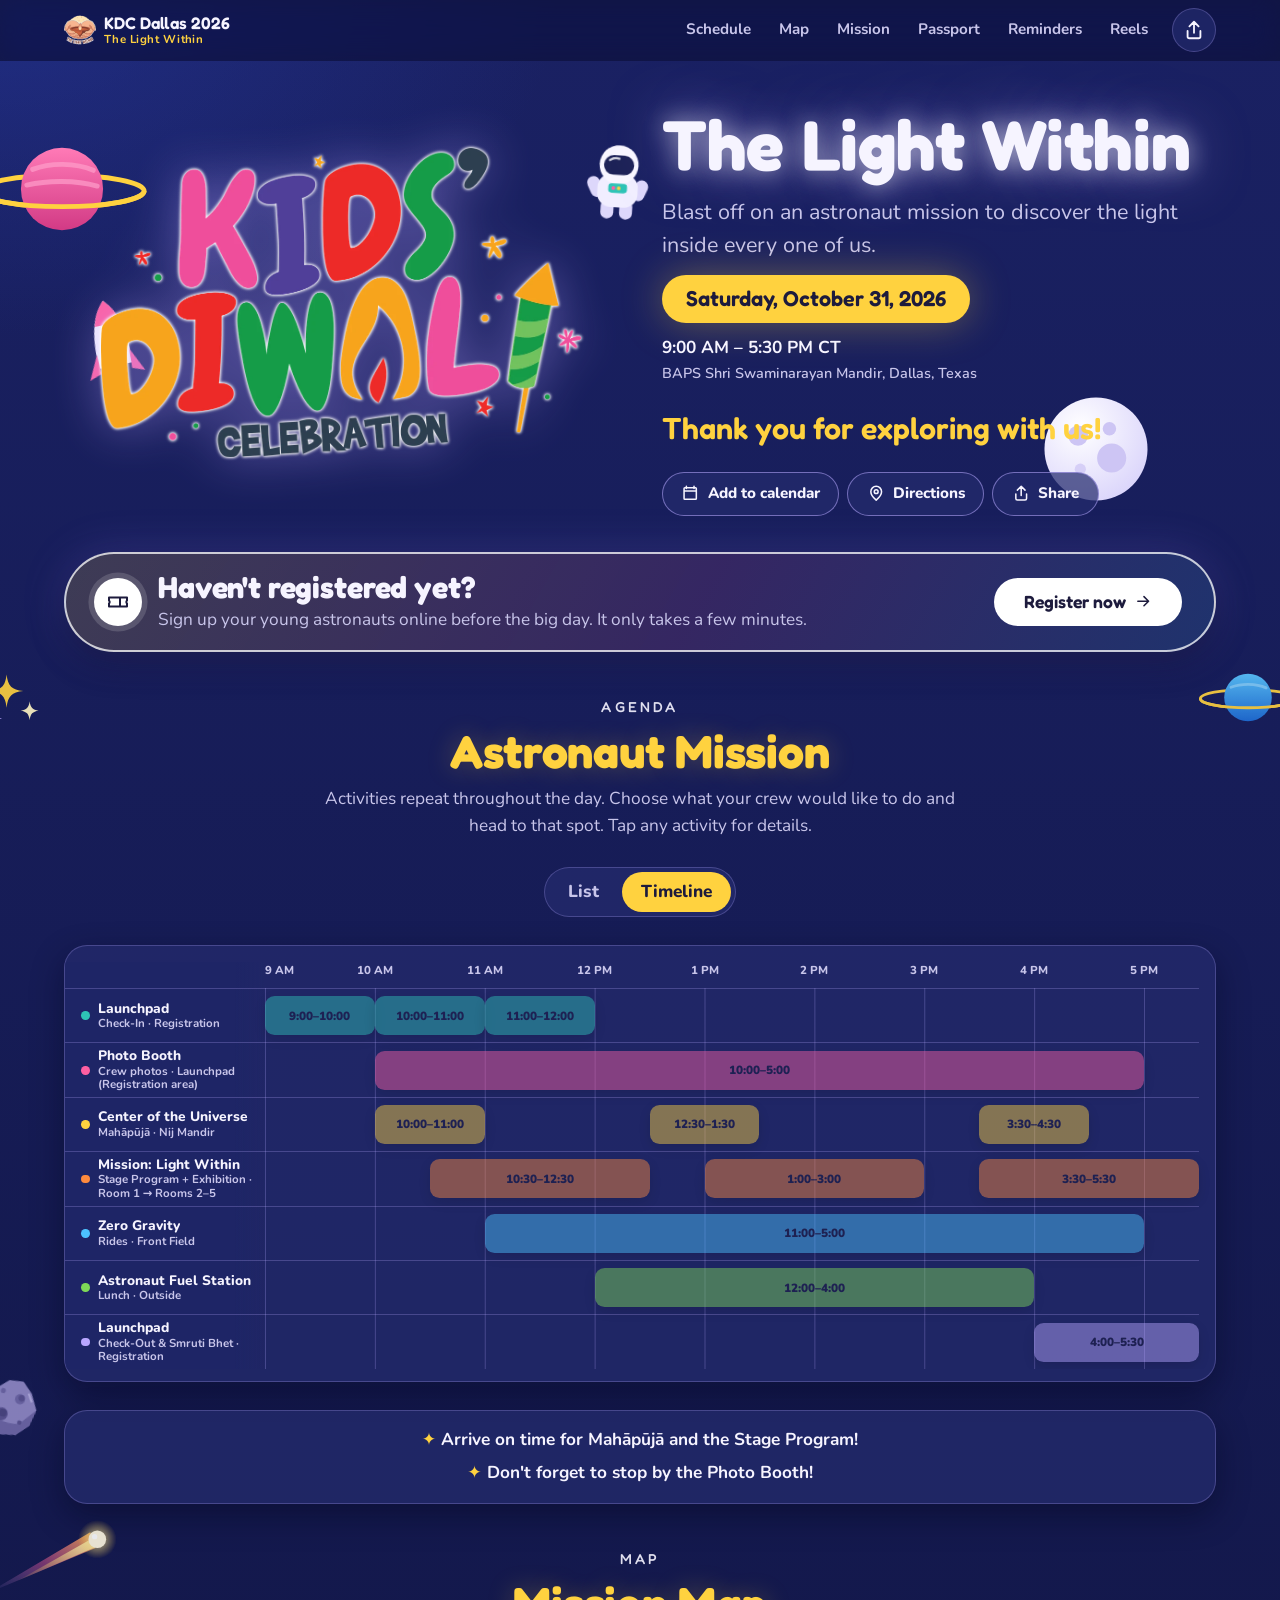
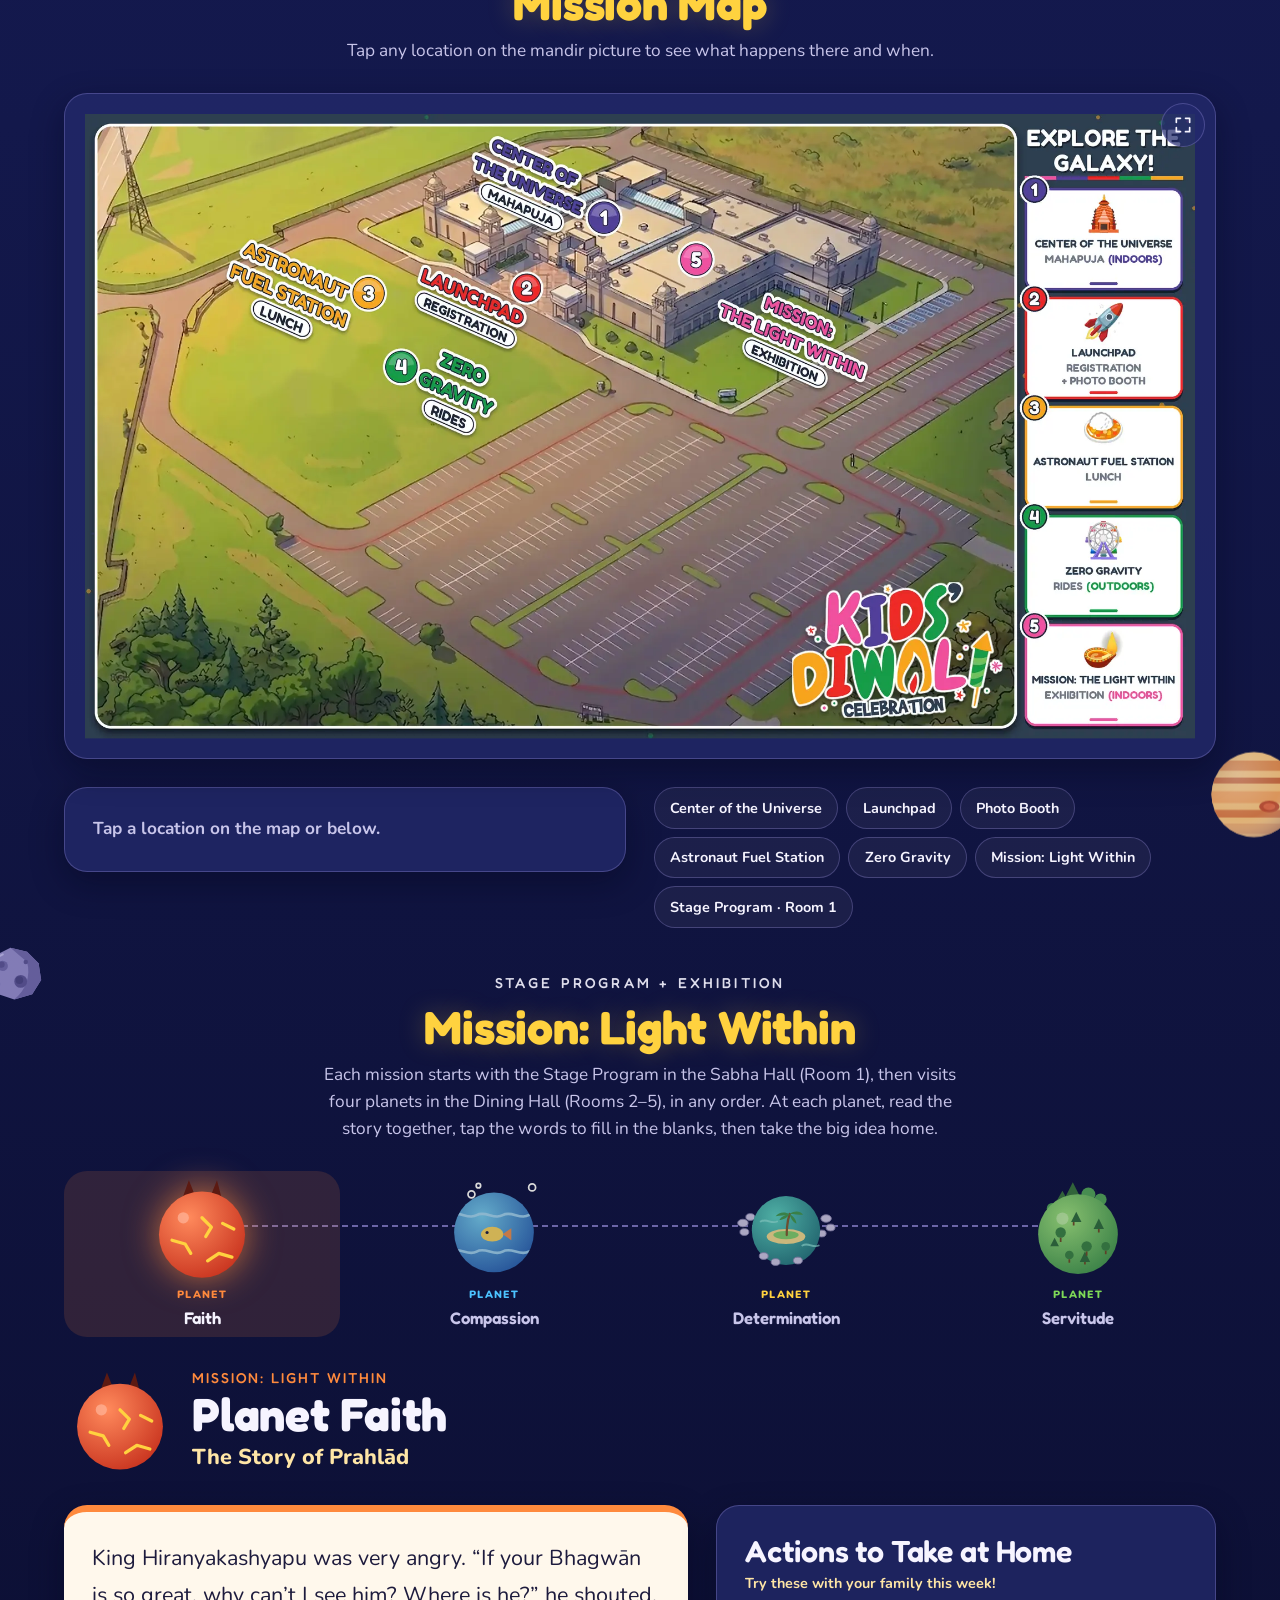
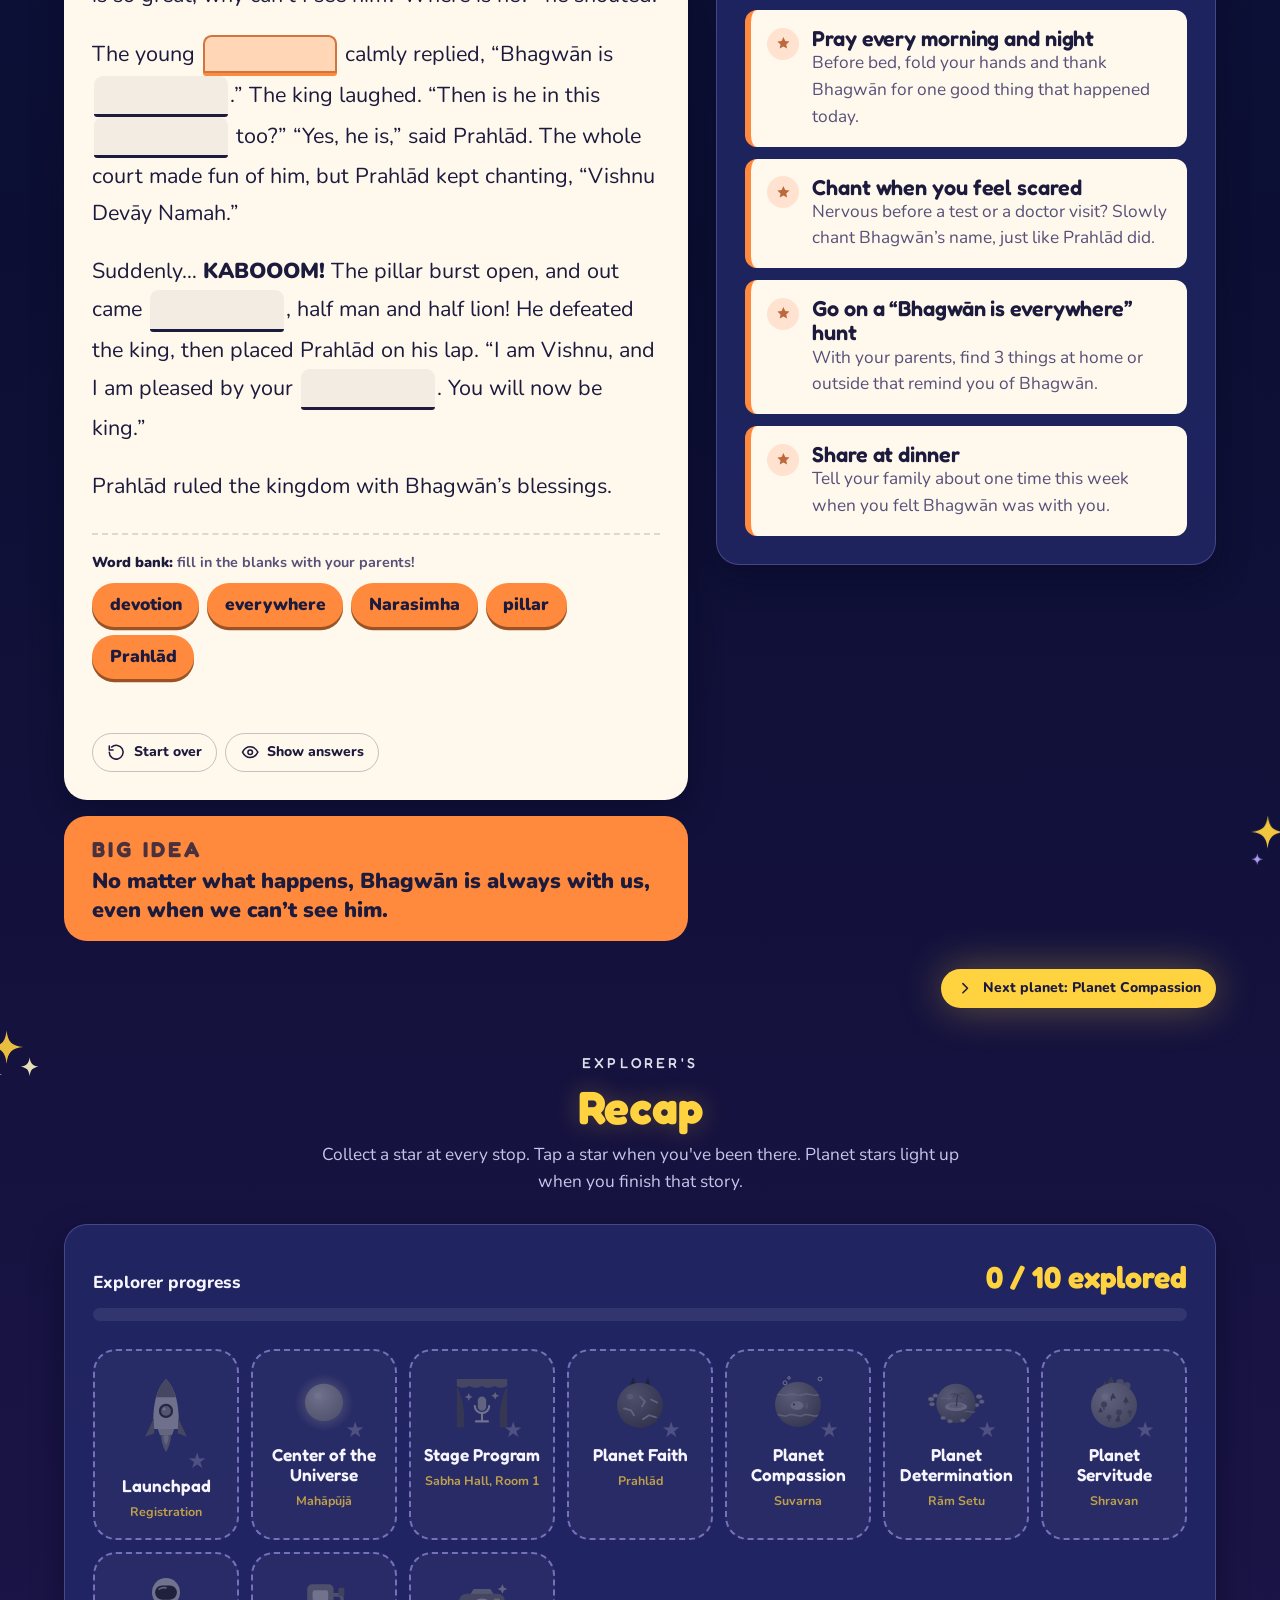
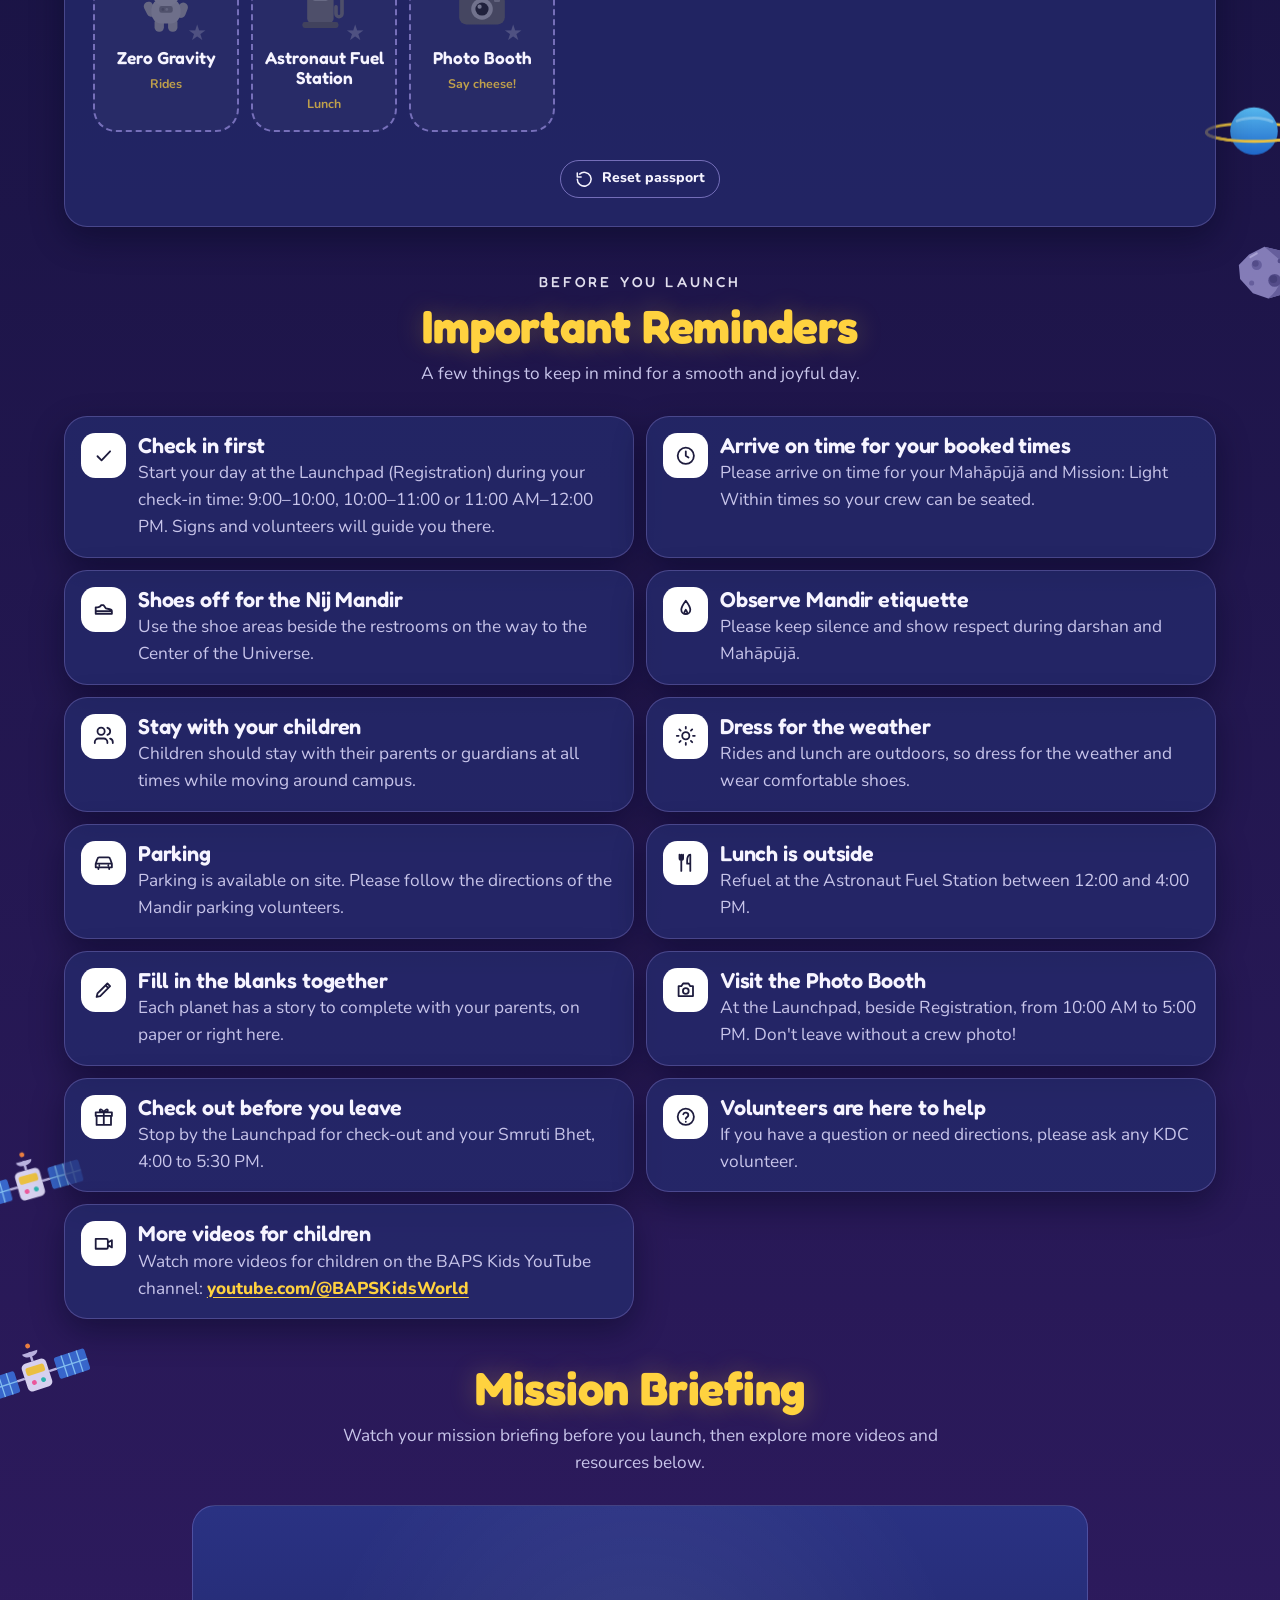
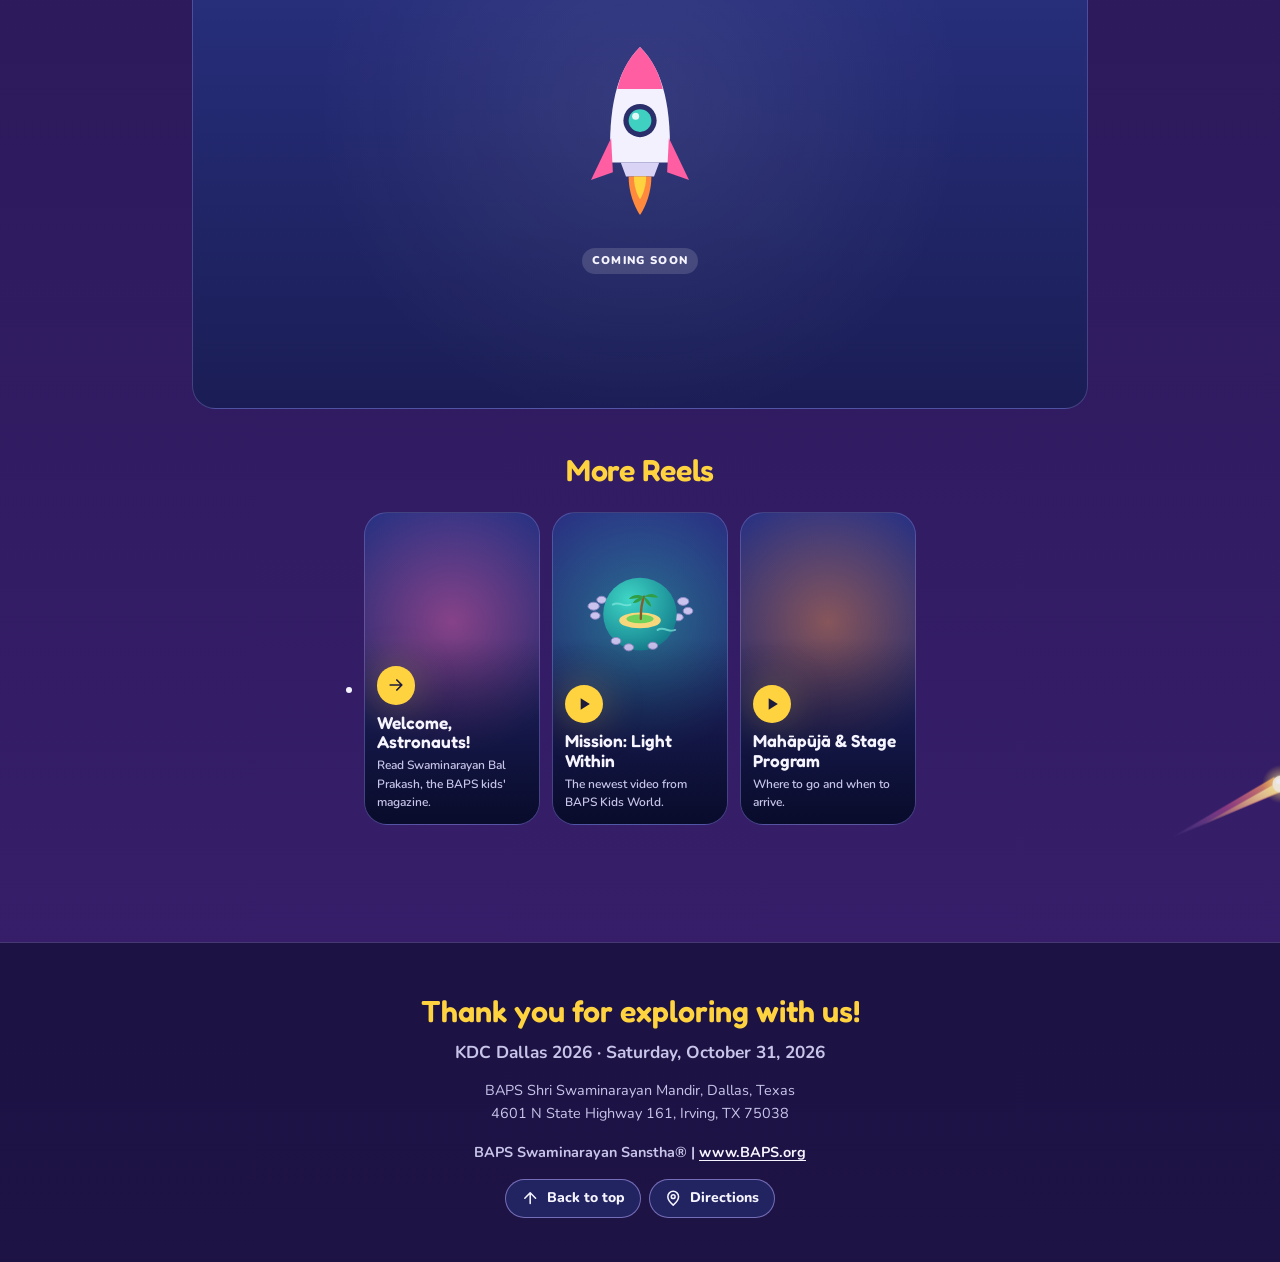
<file: public/index.html>
<!doctype html>
<html lang="en" dir="ltr">
<head>
  <meta charset="utf-8">
  <meta name="viewport" content="width=device-width, initial-scale=1, viewport-fit=cover">
  <!-- Fallback security policy for hosts that can't send headers (e.g. GitHub Pages).
       Keep in sync with _headers / vercel.json / .htaccess / deploy/nginx.conf -->
  <meta http-equiv="Content-Security-Policy" content="default-src 'self'; script-src 'self'; style-src 'self'; img-src 'self' https://i.ytimg.com; font-src 'self'; connect-src 'self'; media-src 'self'; frame-src https://www.youtube-nocookie.com; worker-src 'self'; manifest-src 'self'; object-src 'none'; base-uri 'none'; form-action 'none'; upgrade-insecure-requests; require-trusted-types-for 'script'; trusted-types kdc">
  <meta name="referrer" content="strict-origin-when-cross-origin">

  <title>KDC Dallas 2026 · The Light Within | Kids' Diwali Celebration</title>
  <meta name="description" content="Your mission guide to Kids' Diwali Celebration 2026 at BAPS Shri Swaminarayan Mandir, Dallas: schedule, map, interactive stories, reels and your Explorer's Passport.">
  <meta name="theme-color" content="#151a4a">
  <meta name="color-scheme" content="dark">

  <meta property="og:type" content="website">
  <meta property="og:title" content="KDC Dallas 2026 · The Light Within">
  <meta property="og:description" content="Kids' Diwali Celebration · Saturday, October 31, 2026 · BAPS Shri Swaminarayan Mandir, Dallas, Texas">
  <meta property="og:url" content="https://dallaskdc2026.netlify.app/">
  <meta property="og:image" content="https://dallaskdc2026.netlify.app/assets/img/og-image.jpg">
  <meta name="twitter:card" content="summary_large_image">

  <link rel="manifest" href="site.webmanifest">
  <link rel="icon" href="assets/icons/favicon-48.png?v=2" sizes="48x48" type="image/png">
  <link rel="apple-touch-icon" href="assets/icons/apple-touch-icon.png?v=2">
  <meta name="apple-mobile-web-app-capable" content="yes">
  <meta name="mobile-web-app-capable" content="yes">
  <meta name="apple-mobile-web-app-status-bar-style" content="black-translucent">
  <meta name="apple-mobile-web-app-title" content="KDC Dallas">

  <link rel="preload" href="assets/fonts/fredoka-latin-wght-normal.woff2" as="font" type="font/woff2" crossorigin>
  <link rel="preload" href="assets/fonts/nunito-latin-wght-normal.woff2" as="font" type="font/woff2" crossorigin>
  <link rel="stylesheet" href="assets/css/styles.css">

  <script src="assets/js/content.js" defer></script>
  <script src="assets/js/app.js" defer></script>
</head>
<body>
  <a class="skip-link" href="#main">Skip to content</a>
  <div class="starfield" aria-hidden="true"><span></span><span></span><span></span><i class="constellations"></i><b class="meteor"></b><b class="meteor"></b><b class="meteor"></b></div>

  <header class="topbar" data-js="topbar">
    <div class="topbar__inner">
      <a class="brand" href="#top" aria-label="KDC Dallas 2026, back to top">
        <img class="brand__icon" src="assets/img/light-within-logo.webp" alt="" width="32" height="32">
        <span class="brand__text"><span data-js="brand-short">KDC Dallas 2026</span><small data-js="brand-theme">The Light Within</small></span>
      </a>
      <nav class="topnav" aria-label="Sections" data-js="topnav"></nav>
      <button class="icon-btn" type="button" data-js="share-top" aria-label="Share this site">
        <svg viewBox="0 0 24 24" width="22" height="22" aria-hidden="true"><path d="M12 3v12M7 8l5-5 5 5M5 13v6a2 2 0 0 0 2 2h10a2 2 0 0 0 2-2v-6" fill="none" stroke="currentColor" stroke-width="2" stroke-linecap="round" stroke-linejoin="round"/></svg>
      </button>
    </div>
  </header>

  <main id="main" tabindex="-1">
    <section class="hero" id="top" data-js="hero" aria-labelledby="hero-title"></section>
    <div class="container" data-js="registration"></div>
    <section class="section" id="schedule" data-js="schedule" aria-labelledby="schedule-title"></section>
    <section class="section" id="map" data-js="map" aria-labelledby="map-title"></section>
    <section class="section" id="mission" data-js="mission" aria-labelledby="mission-title"></section>
    <section class="section" id="passport" data-js="passport" aria-labelledby="passport-title"></section>
    <section class="section" id="reminders" data-js="reminders" aria-labelledby="reminders-title"></section>
    <section class="section" id="reels" data-js="reels" aria-labelledby="reels-title"></section>

    <noscript>
      <div class="container noscript">
        <h1>KDC Dallas 2026 · The Light Within</h1>
        <p>Saturday, October 31, 2026 · BAPS Shri Swaminarayan Mandir, Dallas, Texas</p>
        <p>Please turn on JavaScript to see the schedule, map and interactive mission.</p>
      </div>
    </noscript>
  </main>

  <footer class="footer" data-js="footer"></footer>

  <nav class="tabbar" aria-label="Quick navigation" data-js="tabbar"></nav>

  <dialog class="sheet" data-js="sheet" aria-labelledby="sheet-title">
    <div class="sheet__grip" aria-hidden="true"></div>
    <button class="sheet__close icon-btn" type="button" data-js="sheet-close" aria-label="Close">
      <svg viewBox="0 0 24 24" width="22" height="22" aria-hidden="true"><path d="M6 6l12 12M18 6 6 18" fill="none" stroke="currentColor" stroke-width="2.2" stroke-linecap="round"/></svg>
    </button>
    <div class="sheet__body" data-js="sheet-body"></div>
  </dialog>

  <div class="toast" role="status" aria-live="polite" data-js="toast"></div>
  <canvas class="confetti" data-js="confetti" aria-hidden="true"></canvas>
</body>
</html>
</file>
<file: public/assets/css/styles.css>
/* ==========================================================================
   KDC 2026 · The Light Within · styles
   Mobile-first. Sizes are fluid (rem + clamp + %) so the layout scales from
   small phones to large desktops. Change the look from the TOKENS block.
   ========================================================================== */

/* ---------------------------------------------------------------- FONTS */
@font-face {
  font-family: "Fredoka"; font-style: normal; font-display: swap; font-weight: 300 700;
  src: url("../fonts/fredoka-latin-wght-normal.woff2") format("woff2");
  unicode-range: U+0000-00FF,U+0131,U+0152-0153,U+02BB-02BC,U+02C6,U+02DA,U+02DC,U+0304,U+0308,U+0329,U+2000-206F,U+20AC,U+2122,U+2191,U+2193,U+2212,U+2215,U+FEFF,U+FFFD;
}
@font-face {
  font-family: "Fredoka"; font-style: normal; font-display: swap; font-weight: 300 700;
  src: url("../fonts/fredoka-latin-ext-wght-normal.woff2") format("woff2");
  unicode-range: U+0100-02BA,U+02BD-02C5,U+02C7-02CC,U+02CE-02D7,U+02DD-02FF,U+0304,U+0308,U+0329,U+1D00-1DBF,U+1E00-1E9F,U+1EF2-1EFF,U+2020,U+20A0-20AB,U+20AD-20C0,U+2113,U+2C60-2C7F,U+A720-A7FF;
}
@font-face {
  font-family: "Nunito"; font-style: normal; font-display: swap; font-weight: 200 1000;
  src: url("../fonts/nunito-latin-wght-normal.woff2") format("woff2");
  unicode-range: U+0000-00FF,U+0131,U+0152-0153,U+02BB-02BC,U+02C6,U+02DA,U+02DC,U+0304,U+0308,U+0329,U+2000-206F,U+20AC,U+2122,U+2191,U+2193,U+2212,U+2215,U+FEFF,U+FFFD;
}
@font-face {
  font-family: "Nunito"; font-style: normal; font-display: swap; font-weight: 200 1000;
  src: url("../fonts/nunito-latin-ext-wght-normal.woff2") format("woff2");
  unicode-range: U+0100-02BA,U+02BD-02C5,U+02C7-02CC,U+02CE-02D7,U+02DD-02FF,U+0304,U+0308,U+0329,U+1D00-1DBF,U+1E00-1E9F,U+1EF2-1EFF,U+2020,U+20A0-20AB,U+20AD-20C0,U+2113,U+2C60-2C7F,U+A720-A7FF;
}

/* --------------------------------------------------------------- TOKENS */
:root {
  /* Space background */
  --bg-0: #0c0f33;
  --bg-1: #1a2163;
  --bg-2: #3a1f6e;
  --surface: rgb(36 44 110 / 0.72);
  --surface-2: rgb(52 62 150 / 0.55);
  --surface-solid: #1e2566;
  --line: rgb(185 170 255 / 0.26);
  --line-strong: rgb(185 170 255 / 0.55);

  /* Text */
  --text: #f6f4ff;
  --text-dim: #c8c5ea;
  --cream: #fff8ec;
  --ink: #1d1b3d;
  --ink-dim: #575079;

  /* Palette (names used in content.js) */
  --teal: #2ec4b6;
  --yellow: #ffd23f;
  --pink: #ff5fa2;
  --orange: #ff8a3d;
  --green: #7ed957;
  --sky: #4cc3ff;
  --lavender: #b9a6ff;
  --red: #ff5a5a;
  --ok: #2fbf71;

  /* Type */
  --font-display: "Fredoka", ui-rounded, "Nunito", system-ui, sans-serif;
  --font-body: "Nunito", system-ui, -apple-system, "Segoe UI", Roboto, sans-serif;
  --step--1: clamp(0.82rem, 0.79rem + 0.15vw, 0.9rem);
  --step-0: clamp(1rem, 0.97rem + 0.18vw, 1.08rem);
  --step-1: clamp(1.14rem, 1.06rem + 0.4vw, 1.35rem);
  --step-2: clamp(1.4rem, 1.22rem + 0.9vw, 1.9rem);
  --step-3: clamp(1.85rem, 1.45rem + 2vw, 2.9rem);
  --step-4: clamp(2.4rem, 1.7rem + 3.6vw, 4.4rem);

  /* Space */
  --s-1: 0.25rem;
  --s-2: 0.5rem;
  --s-3: 0.75rem;
  --s-4: 1rem;
  --s-5: clamp(1.25rem, 1rem + 1vw, 1.75rem);
  --s-6: clamp(1.75rem, 1.3rem + 2vw, 2.75rem);
  --s-7: clamp(3rem, 2rem + 4vw, 5.5rem);
  --gutter: max(clamp(1rem, 4vw, 2rem), env(safe-area-inset-left), env(safe-area-inset-right));
  --maxw: 72rem;

  --radius: clamp(1rem, 0.8rem + 0.8vw, 1.5rem);
  --radius-sm: 0.75rem;
  --pill: 999px;
  --shadow: 0 0.75rem 2rem rgb(5 6 30 / 0.45);
  --glow: 0 0 2.5rem rgb(255 210 63 / 0.35);

  --topbar-h: 3.75rem;
  --tabbar-h: 4.25rem;
  --tap: 2.75rem; /* minimum touch target */
  --ease: cubic-bezier(.2, .8, .2, 1);

  color-scheme: dark;
}

[data-color="teal"]     { --accent: var(--teal); }
[data-color="yellow"]   { --accent: var(--yellow); }
[data-color="pink"]     { --accent: var(--pink); }
[data-color="orange"]   { --accent: var(--orange); }
[data-color="green"]    { --accent: var(--green); }
[data-color="sky"]      { --accent: var(--sky); }
[data-color="lavender"] { --accent: var(--lavender); }
[data-color="red"]      { --accent: var(--red); }

/* ----------------------------------------------------------------- BASE */
*, *::before, *::after { box-sizing: border-box; }
html {
  -webkit-text-size-adjust: 100%;
  text-size-adjust: 100%;
  scroll-behavior: smooth;
  scroll-padding-top: calc(var(--topbar-h) + 0.75rem);
  background: var(--bg-0);
}
html:has(dialog[open]) { overflow: hidden; }
body {
  margin: 0;
  min-height: 100dvh;
  font-family: var(--font-body);
  font-size: var(--step-0);
  line-height: 1.55;
  color: var(--text);
  background:
    radial-gradient(60rem 40rem at 85% 110%, rgb(120 50 170 / 0.55), transparent 70%),
    radial-gradient(50rem 30rem at 0% 0%, rgb(40 60 170 / 0.45), transparent 70%),
    linear-gradient(180deg, var(--bg-1) 0%, var(--bg-0) 45%, var(--bg-2) 100%);
  background-color: var(--bg-0);
  -webkit-tap-highlight-color: transparent;
  overflow-x: hidden;
  padding-bottom: calc(var(--tabbar-h) + env(safe-area-inset-bottom));
}
@media (min-width: 60rem) { body { padding-bottom: 0; } }

img, svg, video, canvas { display: block; max-width: 100%; }
img { height: auto; }
button, input, select, textarea { font: inherit; color: inherit; }
button { cursor: pointer; touch-action: manipulation; }
a { color: var(--yellow); text-underline-offset: 0.18em; }
h1, h2, h3, h4 { font-family: var(--font-display); line-height: 1.12; margin: 0; font-weight: 600; letter-spacing: -0.005em; }
p { margin: 0; }
:focus-visible { outline: 3px solid var(--yellow); outline-offset: 3px; border-radius: 0.5rem; }
::selection { background: var(--yellow); color: var(--ink); }

[hidden] { display: none !important; }
.visually-hidden {
  position: absolute !important; width: 1px; height: 1px; padding: 0; margin: -1px;
  overflow: hidden; clip: rect(0 0 0 0); white-space: nowrap; border: 0;
}
.skip-link {
  position: absolute; left: var(--gutter); top: -4rem; z-index: 100;
  background: var(--yellow); color: var(--ink); padding: var(--s-2) var(--s-4);
  border-radius: var(--pill); font-weight: 800; text-decoration: none;
}
.skip-link:focus { top: calc(env(safe-area-inset-top) + 0.5rem); }
.container { width: min(100% - 2 * var(--gutter), var(--maxw)); margin-inline: auto; }
main:focus { outline: none; }

/* ------------------------------------------------------------ STARFIELD */
.starfield { position: fixed; inset: 0; z-index: -1; pointer-events: none; overflow: hidden; }
.starfield span {
  position: absolute; inset: -10%;
  background-repeat: repeat;
}
.starfield span:nth-child(1) {
  background-image:
    radial-gradient(1.2px 1.2px at 12% 18%, #fff 50%, transparent 51%),
    radial-gradient(1px 1px at 72% 34%, #fff 50%, transparent 51%),
    radial-gradient(1.4px 1.4px at 38% 72%, #fff 50%, transparent 51%),
    radial-gradient(1px 1px at 88% 82%, #fff 50%, transparent 51%),
    radial-gradient(1.2px 1.2px at 55% 8%, #fff 50%, transparent 51%);
  background-size: 14rem 14rem;
  opacity: 0.7;
}
.starfield span:nth-child(1)::after {
  content: ""; position: absolute; inset: 0;
  background-image:
    radial-gradient(0.8px 0.8px at 8% 62%, #fff 50%, transparent 51%),
    radial-gradient(0.8px 0.8px at 46% 28%, #fff 50%, transparent 51%),
    radial-gradient(0.9px 0.9px at 64% 66%, #dcd4ff 50%, transparent 51%),
    radial-gradient(0.8px 0.8px at 92% 44%, #fff 50%, transparent 51%),
    radial-gradient(0.8px 0.8px at 28% 92%, #fff 50%, transparent 51%),
    radial-gradient(0.9px 0.9px at 78% 6%, #fff 50%, transparent 51%);
  background-size: 9rem 9rem;
  opacity: 0.6;
}
.starfield .constellations {
  position: absolute; inset: 0;
  background: url("../img/constellations.svg") 0 0 / clamp(32rem, 70vw, 56rem) auto repeat;
  /* scroll up with the page like the hero planets (--scroll = px scrolled),
     then fade out as the visitor scrolls past the hero */
  background-position-y: calc(var(--scroll, 0) * -1px);
  opacity: calc(1 - var(--leave, 0));
}
.starfield .meteor {
  position: absolute; width: clamp(5rem, 12vw, 9rem); height: 2px; border-radius: 999px;
  background: linear-gradient(90deg, rgb(255 255 255 / 0), rgb(255 246 194 / 0.95));
  box-shadow: 0 0 6px rgb(255 246 194 / 0.7);
  opacity: 0;
  animation: shoot 11s linear infinite;
}
.starfield .meteor:nth-of-type(1) { top: 8%; left: 78%; }
.starfield .meteor:nth-of-type(2) { top: 30%; left: 96%; animation-duration: 15s; animation-delay: 4s; }
.starfield .meteor:nth-of-type(3) { top: 4%; left: 42%; animation-duration: 19s; animation-delay: 9s; }
@keyframes shoot {
  0% { opacity: 0; transform: translate(0, 0) rotate(145deg); }
  1.5% { opacity: 1; }
  8% { opacity: 0; transform: translate(-38vw, 27vw) rotate(145deg); }
  100% { opacity: 0; transform: translate(-38vw, 27vw) rotate(145deg); }
}
.starfield span:nth-child(2) {
  background-image:
    radial-gradient(2px 2px at 22% 42%, #fff 50%, transparent 51%),
    radial-gradient(1.6px 1.6px at 80% 12%, #e9e3ff 50%, transparent 51%),
    radial-gradient(2px 2px at 64% 88%, #fff 50%, transparent 51%);
  background-size: 23rem 23rem;
  animation: twinkle 5s ease-in-out infinite alternate;
}
.starfield span:nth-child(3) {
  background-image:
    radial-gradient(2.6px 2.6px at 30% 60%, #fff 50%, transparent 51%),
    radial-gradient(2.2px 2.2px at 75% 50%, #fff6d0 50%, transparent 51%);
  background-size: 37rem 31rem;
  animation: twinkle 7s ease-in-out -3s infinite alternate;
}
@keyframes twinkle { from { opacity: 0.25; } to { opacity: 1; } }

/* --------------------------------------------------------------- TOPBAR */
.topbar {
  position: sticky; top: 0; z-index: 40;
  padding-top: env(safe-area-inset-top);
  background: rgb(14 17 56 / 0.72);
  backdrop-filter: blur(14px) saturate(140%);
  -webkit-backdrop-filter: blur(14px) saturate(140%);
  border-bottom: 1px solid transparent;
  transition: border-color .3s, background .3s;
}
.topbar.is-scrolled { border-bottom-color: var(--line); background: rgb(14 17 56 / 0.9); }
.topbar__inner {
  width: min(100% - 2 * var(--gutter), var(--maxw)); margin-inline: auto;
  min-height: var(--topbar-h);
  display: flex; align-items: center; gap: var(--s-3);
}
.brand { display: flex; align-items: center; gap: var(--s-2); text-decoration: none; color: var(--text); margin-right: auto; min-height: var(--tap); }
.brand__icon { width: 2rem; height: 2rem; }
.brand__text { display: grid; line-height: 1.05; font-family: var(--font-display); font-weight: 600; font-size: 1.05rem; }
.brand__text small { font-family: var(--font-body); font-weight: 700; font-size: 0.72rem; color: var(--yellow); letter-spacing: 0.04em; }

.topnav { display: none; gap: var(--s-1); }
@media (min-width: 60rem) { .topnav { display: flex; } }
.topnav a {
  display: inline-flex; align-items: center; min-height: var(--tap);
  padding: 0 var(--s-3); border-radius: var(--pill);
  color: var(--text-dim); text-decoration: none; font-weight: 700; font-size: 0.95rem;
  transition: color .2s, background .2s;
}
.topnav a:hover { color: var(--text); background: var(--surface-2); }
.topnav a[aria-current="true"] { color: var(--ink); background: var(--yellow); }

.icon-btn {
  display: inline-grid; place-items: center;
  width: var(--tap); height: var(--tap); flex: none;
  border: 1px solid var(--line); border-radius: var(--pill);
  background: var(--surface); color: var(--text);
  transition: background .2s, transform .15s;
}
.icon-btn:hover { background: var(--surface-2); }
.icon-btn:active { transform: scale(.94); }

/* --------------------------------------------------------------- TABBAR */
.tabbar {
  position: fixed; left: 0; right: 0; bottom: 0; z-index: 45;
  display: grid; grid-auto-flow: column; grid-auto-columns: 1fr;
  padding: 0.35rem max(0.5rem, env(safe-area-inset-left)) calc(0.35rem + env(safe-area-inset-bottom)) max(0.5rem, env(safe-area-inset-right));
  background: rgb(14 17 56 / 0.92);
  backdrop-filter: blur(16px) saturate(140%);
  -webkit-backdrop-filter: blur(16px) saturate(140%);
  border-top: 1px solid var(--line);
}
@media (min-width: 60rem) { .tabbar { display: none; } }
.tabbar a {
  display: grid; justify-items: center; align-content: center; gap: 0.15rem;
  min-height: calc(var(--tabbar-h) - 0.7rem);
  color: var(--text-dim); text-decoration: none;
  font-size: 0.7rem; font-weight: 800; letter-spacing: 0.02em;
  border-radius: 1rem;
  transition: color .2s, background .2s;
}
.tabbar img { width: 1.6rem; height: 1.6rem; object-fit: contain; filter: grayscale(.6) brightness(.85); transition: filter .2s, transform .25s var(--ease); }
.tabbar a[aria-current="true"] { color: var(--yellow); background: rgb(255 210 63 / 0.1); }
.tabbar a[aria-current="true"] img { filter: none; transform: translateY(-2px) scale(1.08); }

/* ----------------------------------------------------------------- HERO */
.hero {
  position: relative;
  display: grid; justify-items: center; text-align: center;
  gap: var(--s-4);
  padding: var(--s-5) var(--gutter) var(--s-5);
  overflow: hidden;
  isolation: isolate;
}
.hero__deco {
  position: absolute; z-index: -1; pointer-events: none; animation: float 7s ease-in-out infinite;
  /* fly out of view on scroll; --dx sets the direction (translate stacks with the float animation) */
  translate: calc(var(--dx, 0rem) * var(--leave, 0)) calc(-8rem * var(--leave, 0));
  opacity: calc(1 - var(--leave, 0));
}
.hero__deco--moon    { width: clamp(3.5rem, 12vw, 7rem);  top: 4%;  right: 6%; --dx: 14rem; }
.hero__deco--saturn  { width: clamp(5rem, 18vw, 11rem);  top: 16%; left: -2%; animation-delay: -2s; --dx: -16rem; }
@media (max-width: 39.99rem) { .hero__deco--rocket, .hero__deco--astro { display: none; } }
/* phones: tuck the moon into the top-right corner, clear of the logo */
@media (max-width: 39.99rem) { .hero__deco--moon { width: 3.25rem; top: 0.25rem; right: -0.75rem; } }
.hero__art, .hero__copy { display: grid; justify-items: center; gap: var(--s-4); width: 100%; }
.hero__art { position: relative; }
.hero__copy { gap: var(--s-3); }
@media (min-width: 64rem) {
  .hero {
    grid-template-columns: minmax(0, 1fr) minmax(0, 1fr); align-items: center; gap: var(--s-6);
    text-align: left;
    padding-inline: max(var(--gutter), calc((100% - var(--maxw)) / 2));
    padding-block: var(--s-5);
  }
  .hero__copy { justify-items: start; }
  .hero h1.hero__title { margin-top: 0; }
  .hero__logo { width: min(100%, 28rem); }
  .countdown { justify-items: start; }
  .hero__actions { justify-content: flex-start; }
  .hero__deco--rocket { bottom: 12%; left: 46%; }
  .hero__deco--moon { top: auto; bottom: 8%; right: 10%; }
}
.hero__deco--rocket  { width: clamp(2.2rem, 6vw, 4rem);   bottom: 26%; left: 6%; animation-name: float-rocket; animation-duration: 5s; --dx: -6rem; }
/* beside the logo, inside .hero__art (single-column layout) */
.hero__deco--astro   { width: clamp(3rem, 8vw, 6rem);    top: 30%; right: 1%; animation-delay: -4s; animation-duration: 9s; --dx: 14rem; }
/* wide screens: in the gap between the logo and the heading, so no text covers it */
@media (min-width: 64rem) { .hero__deco--astro { top: 2%; right: -2.25rem; width: 4.5rem; } }
@keyframes float { 0%, 100% { transform: translateY(0) rotate(0); } 50% { transform: translateY(-0.8rem) rotate(4deg); } }
@keyframes float-rocket { 0%, 100% { transform: translate(0, 0) rotate(-14deg); } 50% { transform: translate(0.4rem, -1rem) rotate(-10deg); } }

.hero__logo {
  width: min(84vw, 30rem);
}
/* transparent logo: a thin white halo keeps the dark "CELEBRATION" readable on the night sky */
.hero__logo img {
  width: 100%; aspect-ratio: 1040 / 669; object-fit: contain;
  filter: drop-shadow(0 0 1.5px #fff) drop-shadow(0 0 1.5px #fff) drop-shadow(0 0 1.5rem rgb(185 160 255 / 0.45));
}
.hero h1.hero__title {
  font-size: var(--step-4);
  font-weight: 700;
  margin-top: var(--s-4);
  text-shadow: 0 0 1.5rem rgb(255 255 255 / 0.55), 0 0 3.5rem rgb(185 160 255 / 0.6);
}
.hero__tagline { max-width: 34rem; color: var(--text-dim); font-size: var(--step-1); }
.pill-date {
  display: inline-block;
  background: var(--yellow); color: var(--ink);
  font-family: var(--font-display); font-weight: 600; font-size: var(--step-1);
  padding: 0.35em 1.1em; border-radius: var(--pill);
  box-shadow: var(--glow);
}
.hero__meta { color: var(--text); font-weight: 700; font-size: var(--step-0); }
.hero__meta span { display: block; color: var(--text-dim); font-weight: 600; font-size: var(--step--1); }

.countdown { display: grid; gap: var(--s-2); justify-items: center; margin-top: var(--s-2); }
.countdown__label { font-family: var(--font-display); font-weight: 500; letter-spacing: 0.18em; text-transform: uppercase; font-size: var(--step--1); color: var(--lavender); }
.countdown__grid { display: grid; grid-template-columns: repeat(4, minmax(0, 1fr)); gap: clamp(0.4rem, 1.5vw, 0.9rem); width: min(100vw - 2 * var(--gutter), 24rem); }
.countdown__cell {
  text-align: center;
  background: var(--surface); border: 1px solid var(--line); border-radius: var(--radius-sm);
  padding: 0.55rem 0.25rem 0.45rem;
}
.countdown__num { display: block; font-family: var(--font-display); font-weight: 600; font-size: var(--step-3); line-height: 1; font-variant-numeric: tabular-nums; }
.countdown__unit { display: block; font-size: 0.7rem; font-weight: 800; letter-spacing: 0.1em; text-transform: uppercase; color: var(--text-dim); margin-top: 0.3rem; }
.countdown__live {
  display: inline-flex; align-items: center; gap: 0.6rem;
  font-family: var(--font-display); font-size: var(--step-2); font-weight: 600; color: var(--yellow);
}
.live-dot { width: 0.7rem; height: 0.7rem; border-radius: 50%; background: var(--red); box-shadow: 0 0 0 0 rgb(255 90 90 / 0.7); animation: pulse 1.6s infinite; flex: none; }
@keyframes pulse { 70% { box-shadow: 0 0 0 0.7rem rgb(255 90 90 / 0); } 100% { box-shadow: 0 0 0 0 rgb(255 90 90 / 0); } }

.btn--register { min-height: 3.1rem; padding-inline: 1.6rem; font-size: 1.05rem; }
.btn--register svg { width: 1.35rem; height: 1.35rem; }
.hero__actions { display: flex; flex-wrap: wrap; justify-content: center; gap: var(--s-2); margin-top: var(--s-2); }

/* -------------------------------------------------------------- BUTTONS */
.btn {
  display: inline-flex; align-items: center; justify-content: center; gap: 0.5rem;
  min-height: var(--tap);
  padding: 0.55rem 1.15rem;
  border-radius: var(--pill);
  border: 1px solid var(--line-strong);
  background: var(--surface);
  color: var(--text);
  font-weight: 800; font-size: 0.95rem; text-decoration: none; line-height: 1.2;
  transition: background .2s, transform .15s, box-shadow .2s, color .2s;
}
.btn:hover { background: var(--surface-2); }
.btn:active { transform: scale(.96); }
.btn svg { width: 1.15rem; height: 1.15rem; flex: none; }
.btn--primary { background: var(--yellow); color: var(--ink); border-color: transparent; box-shadow: var(--glow); }
.btn--primary:hover { background: #ffe07a; }
.btn--accent { background: var(--accent, var(--yellow)); color: var(--ink); border-color: transparent; }
.btn--accent:hover { filter: brightness(1.08); background: var(--accent, var(--yellow)); }
.btn--ghost { background: transparent; }
.btn--ink { background: transparent; color: var(--ink); border-color: rgb(29 27 61 / 0.25); }
.btn--ink:hover { background: rgb(29 27 61 / 0.06); }
.btn--small { min-height: 2.4rem; padding: 0.35rem 0.9rem; font-size: 0.875rem; }
.btn[disabled] { opacity: .45; pointer-events: none; }

/* ---------------------------------------------------------- REGISTRATION */
.register {
  display: grid; grid-template-columns: auto 1fr; gap: var(--s-3) var(--s-4); align-items: center;
  margin-top: var(--s-2);
  padding: var(--s-4) var(--s-5);
  border-radius: calc(var(--radius) * 1.6);
  background: linear-gradient(120deg, rgb(255 210 63 / 0.16), rgb(255 95 162 / 0.12) 55%, rgb(76 195 255 / 0.12)), rgb(26 32 90 / 0.85);
  border: 2px solid rgb(255 255 255 / 0.75);
  box-shadow: var(--shadow), 0 0 2.5rem rgb(140 120 255 / 0.25);
}
.register__icon { display: grid; place-items: center; width: 3rem; height: 3rem; border-radius: 50%; background: #fff; color: var(--ink); box-shadow: 0 0 0 0.35rem rgb(255 255 255 / 0.15); }
.register__icon svg { width: 1.5rem; height: 1.5rem; }
.register h2 { font-size: var(--step-2); font-weight: 700; }
.register p { color: var(--text-dim); margin-top: 0.2rem; }
.register__prices { grid-column: 1 / -1; display: flex; gap: var(--s-2); }
.register__price { flex: 1; text-align: center; padding: 0.5rem 1rem; border-radius: var(--radius-sm); background: rgb(255 255 255 / 0.08); border: 1px solid var(--line); }
.register__price strong { display: block; font-family: var(--font-display); font-size: var(--step-2); line-height: 1; }
.register__price span { font-size: 0.7rem; letter-spacing: 0.1em; text-transform: uppercase; color: var(--text-dim); font-weight: 800; }
.register__btn { grid-column: 1 / -1; justify-self: stretch; background: #fff; color: var(--ink); border-color: transparent; min-height: 3rem; font-family: var(--font-display); font-weight: 600; font-size: 1.1rem; }
.register__btn:hover { background: var(--cream); }
@media (min-width: 48rem) {
  .register { grid-template-columns: auto 1fr auto auto; padding: var(--s-4) var(--s-4) var(--s-4) var(--s-5); border-radius: var(--pill); }
  .register__prices, .register__btn { grid-column: auto; }
  .register__btn { justify-self: end; padding-inline: 1.8rem; }
}

/* -------------------------------------------------------------- SECTION */
.section { position: relative; isolation: isolate; overflow-x: clip; padding-block: var(--s-6) 0; }
.section:last-of-type { padding-bottom: var(--s-7); }
.section-head { display: grid; gap: var(--s-2); justify-items: center; text-align: center; margin-bottom: var(--s-5); }

/* floating space decorations behind sections */
.sdeco { position: absolute; z-index: -1; pointer-events: none; width: clamp(3.2rem, 8vw, 6.5rem); opacity: 0.9; animation: float 9s ease-in-out infinite; }
.sdeco--tl { top: var(--s-4); left: max(-1.2rem, calc((100% - var(--maxw)) / 2 - 7.5rem)); }
.sdeco--tr { top: var(--s-4); right: max(-1.2rem, calc((100% - var(--maxw)) / 2 - 7.5rem)); animation-delay: -3s; }
.sdeco--bl { bottom: 8%; left: max(-1.6rem, calc((100% - var(--maxw)) / 2 - 7.5rem)); animation-delay: -5s; }
.sdeco--br { bottom: 8%; right: max(-1.6rem, calc((100% - var(--maxw)) / 2 - 7.5rem)); animation-delay: -7s; }
.sdeco--sparkle { width: clamp(2.2rem, 5vw, 4rem); animation-name: twinkle-float; }
.sdeco--comet { width: clamp(4.5rem, 11vw, 9rem); }
.sdeco--asteroid { width: clamp(2.4rem, 5vw, 4.2rem); animation-name: tumble; animation-duration: 24s; }
.sdeco--satellite { width: clamp(4rem, 9vw, 7rem); }
@keyframes twinkle-float { 0%, 100% { transform: scale(1) rotate(0); opacity: .95; } 50% { transform: scale(.8) rotate(20deg); opacity: .55; } }
@keyframes tumble { from { transform: rotate(0) translateY(0); } 50% { transform: rotate(180deg) translateY(-0.6rem); } to { transform: rotate(360deg) translateY(0); } }
@media (max-width: 47.99rem) { .sdeco { opacity: 0.55; } .sdeco--bl, .sdeco--br { display: none; } }
.eyebrow { font-family: var(--font-display); font-weight: 500; text-transform: uppercase; letter-spacing: 0.22em; font-size: var(--step--1); color: var(--text); opacity: .9; }
.section-title { font-size: var(--step-3); font-weight: 700; color: var(--yellow); text-shadow: 0 0 1.6rem rgb(255 210 63 / 0.25); }
.section-intro { color: var(--text-dim); max-width: 40rem; }

.card {
  background: var(--surface);
  border: 1px solid var(--line);
  border-radius: var(--radius);
  box-shadow: var(--shadow);
}

/* ------------------------------------------------------------- SCHEDULE */
.now-next {
  display: grid; gap: var(--s-3);
  padding: var(--s-4) var(--s-5);
  margin-bottom: var(--s-5);
  border-color: rgb(255 90 90 / 0.45);
  background: linear-gradient(135deg, rgb(255 90 90 / 0.14), transparent 60%), var(--surface);
}
.now-next[hidden] { display: none; }
.now-next__head { display: flex; align-items: center; gap: 0.6rem; font-family: var(--font-display); font-weight: 600; font-size: var(--step-1); }
.now-next__rows { display: grid; gap: var(--s-2); }
@media (min-width: 40rem) { .now-next__rows { grid-template-columns: 1fr 1fr; } }
.now-next__label { font-size: 0.72rem; text-transform: uppercase; letter-spacing: 0.14em; font-weight: 900; color: var(--text-dim); margin-bottom: 0.25rem; }
.now-next__list { display: flex; flex-wrap: wrap; gap: 0.4rem; list-style: none; margin: 0; padding: 0; }
.mini-chip {
  display: inline-flex; align-items: center; gap: 0.4rem; min-height: 2.4rem;
  padding: 0.25rem 0.8rem; border-radius: var(--pill);
  background: rgb(255 255 255 / 0.06); border: 1px solid var(--line);
  font-weight: 700; font-size: 0.9rem; color: var(--text);
}
.mini-chip::before { content: ""; width: 0.6rem; height: 0.6rem; border-radius: 50%; background: var(--accent, var(--yellow)); flex: none; }
.mini-chip em { font-style: normal; color: var(--text-dim); font-weight: 600; }

.toolbar { display: flex; justify-content: center; margin-bottom: var(--s-5); }
.seg {
  display: inline-flex; padding: 0.25rem; gap: 0.25rem;
  background: var(--surface); border: 1px solid var(--line); border-radius: var(--pill);
}
.seg button {
  min-height: 2.5rem; padding: 0 1.2rem; border: 0; border-radius: var(--pill);
  background: transparent; color: var(--text-dim); font-weight: 800;
  transition: background .2s, color .2s;
}
.seg button[aria-pressed="true"] { background: var(--yellow); color: var(--ink); }

.sched-list { display: grid; gap: var(--s-3); list-style: none; margin: 0; padding: 0; }
.sched-list > li { display: flex; }
.sched-list .sched-item { height: 100%; }
@media (min-width: 48rem) {
  .sched-list { grid-template-columns: repeat(2, minmax(0, 1fr)); grid-auto-rows: 1fr; }
  .sched-list > li:last-child:nth-child(odd) { grid-column: 1 / -1; justify-self: center; width: calc((100% - var(--s-3)) / 2); }
}
.sched-item {
  position: relative; width: 100%; text-align: left;
  display: grid; grid-template-columns: auto 1fr auto; align-items: center; gap: var(--s-3);
  padding: var(--s-4) var(--s-4) var(--s-4) calc(var(--s-4) + 0.4rem);
  border: 1px solid var(--line); border-radius: var(--radius);
  background: var(--surface);
  overflow: hidden;
  transition: transform .2s var(--ease), border-color .2s, background .2s;
}
.sched-item::before { content: ""; position: absolute; inset: 0 auto 0 0; width: 0.4rem; background: var(--accent); }
.sched-item:hover { transform: translateY(-2px); border-color: var(--accent); background: var(--surface-2); }
.sched-item.is-live { border-color: var(--accent); box-shadow: 0 0 0 1px var(--accent), 0 0 2rem color-mix(in srgb, var(--accent) 35%, transparent); }
.sched-item__icon { width: clamp(2.6rem, 9vw, 3.2rem); height: clamp(2.6rem, 9vw, 3.2rem); object-fit: contain; }
.sched-item__name, .sched-item__where { display: block; }
.sched-item__name { font-family: var(--font-display); font-weight: 600; font-size: var(--step-1); color: var(--accent); }
.sched-item__times { display: flex; flex-wrap: wrap; gap: 0.3rem 0.5rem; margin-top: 0.3rem; font-family: var(--font-display); font-weight: 600; font-size: var(--step-0); }
.time-chip { display: inline-flex; align-items: center; gap: 0.35rem; padding: 0.05rem 0.6rem; border-radius: var(--pill); background: color-mix(in srgb, var(--accent) 16%, transparent); white-space: nowrap; }
.time-chip.is-past { opacity: .45; text-decoration: line-through; text-decoration-thickness: 2px; }
.time-chip.is-now { color: var(--accent); }
.badge-now { font-family: var(--font-body); font-size: 0.65rem; font-weight: 900; letter-spacing: 0.08em; padding: 0.1rem 0.45rem; border-radius: var(--pill); background: var(--red); color: #fff; }
.session-note { flex-basis: 100%; color: var(--text-dim); font-weight: 700; font-size: var(--step--1); }
.sched-item__where { color: var(--text-dim); font-weight: 700; font-size: var(--step--1); margin-top: 0.2rem; }
.chev { width: 1.25rem; height: 1.25rem; color: var(--text-dim); }

/* Timeline (Gantt) */
.timeline { padding: var(--s-4) 0 var(--s-3); overflow: hidden; }
.tl-scroll { overflow-x: auto; overscroll-behavior-x: contain; scrollbar-width: thin; scrollbar-color: var(--line-strong) transparent; -webkit-overflow-scrolling: touch; }
.tl-grid {
  --label-w: clamp(8.5rem, 26vw, 12.5rem);
  display: grid; grid-template-columns: var(--label-w) 1fr;
  min-width: 46rem;
  padding-right: var(--s-4);
}
.tl-axis { grid-column: 2; position: relative; height: 1.6rem; }
.tl-axis span { position: absolute; transform: translateX(-50%); font-size: 0.72rem; font-weight: 800; color: var(--text-dim); white-space: nowrap; top: 0; }
.tl-axis span:first-child { transform: none; }
.tl-label {
  position: sticky; left: 0; z-index: 2;
  display: flex; align-items: center; gap: 0.5rem;
  padding: 0 var(--s-3) 0 var(--s-4);
  min-height: 3.4rem;
  background: linear-gradient(90deg, var(--surface-solid) 85%, transparent);
  font-weight: 800; font-size: 0.86rem; line-height: 1.2;
  border-top: 1px solid var(--line);
}
.tl-label::before { content: ""; width: 0.55rem; height: 0.55rem; border-radius: 50%; background: var(--accent); flex: none; }
.tl-label--axis { border-top: 0; min-height: 1.6rem; }
.tl-label--axis::before { display: none; }
.tl-label small { display: block; color: var(--text-dim); font-weight: 700; font-size: 0.72rem; }
.tl-track {
  position: relative; min-height: 3.4rem;
  border-top: 1px solid var(--line);
  background-image: linear-gradient(to right, var(--line) 1px, transparent 1px);
  background-size: calc(100% / var(--hours, 8.5)) 100%;
}
.tl-track::after {
  content: ""; position: absolute; top: 0; bottom: 0; left: calc(var(--now) * 100%);
  width: 2px; background: var(--red); box-shadow: 0 0 0.6rem var(--red);
  display: none;
}
.tl-grid.is-live .tl-track::after { display: block; }
.tl-block {
  position: absolute; top: 0.45rem; bottom: 0.45rem;
  left: calc(var(--s) * 100%); width: calc(var(--l) * 100%); min-width: 2.75rem;
  display: flex; align-items: center; justify-content: center;
  padding: 0 0.35rem;
  border: 0; border-radius: 0.6rem;
  background: var(--accent); color: var(--ink);
  font-weight: 900; font-size: 0.74rem; white-space: nowrap; overflow: hidden; text-overflow: ellipsis;
  box-shadow: 0 0.25rem 0.8rem rgb(0 0 0 / 0.25);
  transition: transform .15s, filter .2s;
}
.tl-block:hover { filter: brightness(1.1); transform: translateY(-1px); }
.tl-block.is-past { opacity: .45; }
.tl-block.is-now { outline: 2px solid #fff; outline-offset: 1px; }
.tl-hint { margin: var(--s-3) var(--s-4) 0; font-size: var(--step--1); color: var(--text-dim); }
@media (min-width: 60rem) { .tl-hint { display: none; } }

.footnotes { display: grid; gap: 0.4rem; justify-items: center; margin-top: var(--s-5); padding: var(--s-4); text-align: center; font-weight: 700; }
.footnotes p::before { content: "✦ "; color: var(--yellow); }

/* ------------------------------------------------------------------ MAP */
.map-layout { display: grid; gap: var(--s-5); align-items: start; }
@media (min-width: 60rem) { .map-side { display: grid; grid-template-columns: minmax(0, 1fr) minmax(0, 1fr); gap: var(--s-5); align-items: start; } }
.map-frame { position: relative; padding: clamp(0.5rem, 2vw, 1.25rem); }
.map-frame .icon-btn { position: absolute; top: 0.6rem; right: 0.6rem; z-index: 2; }
.map-svg { width: 100%; height: auto; overflow: visible; user-select: none; -webkit-user-select: none; }
.map-svg .zone { cursor: pointer; outline: none; }
.map-svg .zone-hit { fill: transparent; }
.map-svg .zone-ring { pointer-events: all; fill: none; stroke: rgb(255 210 63 / 0); stroke-width: 9; transition: stroke .2s; }
.map-svg .zone:hover .zone-ring { stroke: rgb(255 210 63 / 0.6); }
.map-svg .zone.is-active .zone-ring,
.map-svg .zone:focus-visible .zone-ring { stroke: var(--yellow); filter: drop-shadow(0 0 10px rgb(255 210 63 / 0.9)); }
.map-frame .map-svg { border-radius: var(--radius-sm); }

.legend { display: flex; flex-wrap: wrap; justify-content: center; gap: 0.5rem 1.2rem; list-style: none; margin: var(--s-3) 0 0; padding: var(--s-3) var(--s-4); font-size: var(--step--1); font-weight: 700; border-radius: var(--radius-sm); background: rgb(10 12 45 / 0.45); }
.legend li { display: inline-flex; align-items: center; gap: 0.45rem; }
.legend i { display: inline-block; width: 1rem; height: 1rem; border-radius: 0.25rem; flex: none; }
.legend i.men { background: #5b35e6; }
.legend i.women { background: var(--pink); }
.legend i.shoe { background: none; width: 1.3rem; height: 0.75rem; border-radius: 0.6rem 0.6rem 0.15rem 0.15rem; background: #fff; clip-path: polygon(0 40%, 45% 40%, 60% 0, 100% 30%, 100% 100%, 0 100%); }
.legend i.route { background: radial-gradient(circle, var(--yellow) 2px, transparent 2.5px) 0 50% / 0.5rem 0.5rem repeat-x; width: 1.6rem; border-radius: 0; }

.map-info { padding: var(--s-5); display: grid; gap: var(--s-3); }
.map-info__title { font-size: var(--step-2); color: var(--yellow); }
.map-info__text { color: var(--text-dim); }
.map-info__empty { color: var(--text-dim); font-weight: 700; }
.map-info__times { display: grid; gap: 0.5rem; list-style: none; margin: 0; padding: 0; }
.map-info__times li { display: flex; flex-wrap: wrap; align-items: baseline; gap: 0.25rem 0.6rem; padding: 0.6rem 0.8rem; border-radius: var(--radius-sm); background: rgb(255 255 255 / 0.05); border-left: 4px solid var(--accent); }
.map-info__times strong { font-family: var(--font-display); font-weight: 600; }
.map-info__times span { color: var(--text-dim); font-weight: 700; font-size: var(--step--1); }
.loc-list { display: flex; flex-wrap: wrap; gap: 0.5rem; list-style: none; margin: 0; padding: 0; }
.loc-list button {
  min-height: 2.6rem; padding: 0.3rem 0.95rem; border-radius: var(--pill);
  border: 1px solid var(--line); background: rgb(255 255 255 / 0.05); font-weight: 700; font-size: 0.9rem;
  transition: background .2s, border-color .2s;
}
.loc-list button:hover { background: var(--surface-2); }
.loc-list button[aria-pressed="true"] { background: var(--yellow); color: var(--ink); border-color: transparent; }
.map-zoom { overflow: auto; overscroll-behavior: contain; max-height: 70dvh; border-radius: var(--radius-sm); background: rgb(10 12 45 / 0.5); padding: var(--s-3); touch-action: pan-x pan-y pinch-zoom; }
.map-zoom .map-svg { width: calc(var(--zoom, 1) * 100%); max-width: none; transition: width .25s var(--ease); }
.zoom-controls { display: flex; gap: var(--s-2); justify-content: center; margin-top: var(--s-3); }

/* -------------------------------------------------------------- MISSION */
.planet-picker {
  display: grid; grid-template-columns: repeat(4, minmax(0, 1fr)); gap: clamp(0.35rem, 2vw, 1rem);
  list-style: none; margin: 0 0 var(--s-5); padding: 0;
  position: relative; isolation: isolate;
}
.planet-picker::before {
  content: ""; position: absolute; left: 12%; right: 12%; top: clamp(1.9rem, 8vw, 3.4rem);
  border-top: 2px dashed var(--line-strong); z-index: -1;
}
.planet-btn {
  width: 100%; display: grid; justify-items: center; gap: 0.35rem;
  padding: 0.4rem 0.2rem 0.6rem; border: 0; border-radius: var(--radius);
  background: transparent; color: var(--text-dim);
  transition: background .2s, color .2s;
}
.planet-btn img { width: clamp(3.4rem, 15vw, 6.5rem); aspect-ratio: 1; object-fit: contain; transition: transform .35s var(--ease), filter .3s; filter: saturate(.75) brightness(.85); }
.planet-btn:hover img { transform: translateY(-3px) rotate(-6deg); }
.planet-btn[aria-selected="true"] { color: var(--text); background: color-mix(in srgb, var(--accent) 14%, transparent); }
.planet-btn[aria-selected="true"] img { filter: drop-shadow(0 0 1rem color-mix(in srgb, var(--accent) 70%, transparent)); transform: scale(1.08); }
.planet-btn__stop { font-size: 0.66rem; font-weight: 900; letter-spacing: 0.12em; text-transform: uppercase; color: var(--accent); }
.planet-btn__name { font-family: var(--font-display); font-weight: 600; font-size: clamp(0.72rem, 2.6vw, 1.05rem); line-height: 1.1; text-align: center; }
.planet-btn__done { display: inline-flex; align-items: center; gap: 0.2rem; font-size: 0.66rem; font-weight: 900; color: var(--ok); }
.planet-btn__done[hidden] { display: none; }

.stop { display: grid; gap: var(--s-5); animation: rise .45s var(--ease); }
@keyframes rise { from { opacity: 0; transform: translateY(0.8rem); } }
.stop__head { display: flex; align-items: center; gap: var(--s-4); }
.stop__head img { width: clamp(4.5rem, 16vw, 7rem); flex: none; }
.stop__eyebrow { font-family: var(--font-display); font-weight: 500; letter-spacing: 0.14em; text-transform: uppercase; font-size: var(--step--1); color: var(--accent); }
.stop__title { font-size: var(--step-3); font-weight: 700; }
.stop__story-title { color: #ffe6a6; font-weight: 800; font-size: var(--step-1); }
.stop__cols { display: grid; gap: var(--s-5); align-items: start; }
@media (min-width: 64rem) { .stop__cols { grid-template-columns: minmax(0, 1.25fr) minmax(0, 1fr); } }

.story {
  background: var(--cream); color: var(--ink);
  border-radius: var(--radius);
  border-top: 0.45rem solid var(--accent);
  padding: var(--s-5);
  box-shadow: var(--shadow);
}
.story__text { display: grid; gap: 0.9em; font-size: var(--step-1); line-height: 1.75; }
.story__text strong { font-weight: 900; }
.blank {
  display: inline-flex; align-items: center; justify-content: center;
  min-width: 6.2em; min-height: 1.9em; margin: 0 0.1em; padding: 0 0.45em;
  vertical-align: baseline;
  border: 0; border-bottom: 3px solid var(--ink);
  border-radius: 0.4em 0.4em 0.15em 0.15em;
  background: rgb(29 27 61 / 0.05); color: var(--ink);
  font-weight: 800; line-height: 1.3;
  transition: background .2s, border-color .2s;
}
.blank:empty::after, .blank .blank__ph { content: ""; }
.blank.is-active { background: color-mix(in srgb, var(--accent) 30%, transparent); border-bottom-color: var(--accent); box-shadow: inset 0 0 0 2px color-mix(in srgb, var(--accent) 80%, var(--ink)); }
.blank.is-filled { background: color-mix(in srgb, var(--accent) 22%, #fff); }
.blank.is-correct { background: #d6f5e3; border-bottom-color: var(--ok); color: #135c34; }
.blank.is-wrong { background: #ffe0e0; border-bottom-color: var(--red); color: #8a1c1c; animation: shake .4s; }
@keyframes shake { 20%, 60% { transform: translateX(-4px); } 40%, 80% { transform: translateX(4px); } }

.wordbank { margin-top: var(--s-5); padding-top: var(--s-4); border-top: 2px dashed rgb(29 27 61 / 0.15); }
.wordbank__label { font-weight: 900; font-size: var(--step--1); color: var(--ink); margin-bottom: 0.6rem; }
.wordbank__label span { color: var(--ink-dim); font-weight: 700; }
.chips { display: flex; flex-wrap: wrap; gap: 0.5rem; list-style: none; margin: 0; padding: 0; }
.chip {
  min-height: var(--tap); padding: 0.3rem 1.1rem; border: 0; border-radius: var(--pill);
  background: var(--accent); color: var(--ink); font-weight: 900; font-size: var(--step-0);
  box-shadow: 0 0.2rem 0 color-mix(in srgb, var(--accent) 60%, #000);
  transition: transform .12s, opacity .2s, box-shadow .12s;
}
.chip:hover { transform: translateY(-1px); }
.chip:active { transform: translateY(2px); box-shadow: 0 0 0 transparent; }
.chip.is-used { opacity: .28; box-shadow: none; }
.story__controls { display: flex; flex-wrap: wrap; gap: 0.5rem; margin-top: var(--s-4); }
.feedback { margin-top: var(--s-3); font-weight: 800; min-height: 1.5em; }
.feedback.is-ok { color: #13703f; }
.feedback.is-err { color: #a12a2a; }

.big-idea {
  margin-top: var(--s-4);
  padding: var(--s-4) var(--s-5);
  border-radius: var(--radius);
  background: var(--accent); color: var(--ink);
  transition: box-shadow .4s;
}
.big-idea.is-lit { box-shadow: 0 0 0 0.3rem rgb(255 255 255 / 0.55), 0 0 3rem color-mix(in srgb, var(--accent) 80%, transparent); }
.big-idea__label { font-family: var(--font-display); font-weight: 600; text-transform: uppercase; letter-spacing: 0.14em; font-size: var(--step--1); opacity: .8; }
.big-idea p { font-weight: 900; font-size: var(--step-1); line-height: 1.35; margin-top: 0.2rem; }

.actions { padding: var(--s-5); }
.actions__title { font-size: var(--step-2); }
.actions__intro { color: #ffe6a6; font-weight: 700; font-size: var(--step--1); margin-top: 0.25rem; }
.actions__list { display: grid; gap: var(--s-3); list-style: none; margin: var(--s-4) 0 0; padding: 0; }
.action {
  display: grid; grid-template-columns: auto 1fr; gap: 0.3rem 0.8rem; align-items: start;
  padding: var(--s-4); border-radius: var(--radius-sm);
  background: var(--cream); color: var(--ink);
  border-left: 0.4rem solid var(--accent);
}
.action__icon { display: grid; place-items: center; width: 2rem; height: 2rem; margin-top: 0.1rem; border-radius: 50%; background: color-mix(in srgb, var(--accent) 25%, #fff); color: color-mix(in srgb, var(--accent) 70%, var(--ink)); }
.action__icon svg { width: 1.05rem; height: 1.05rem; fill: currentColor; }
.action h4 { font-size: var(--step-1); font-weight: 600; }
.action p { color: var(--ink-dim); font-size: var(--step-0); }
.tally { display: flex; flex-wrap: wrap; align-items: center; gap: 0.5rem; }
.tally__stars { display: flex; gap: 0.15rem; font-size: 1.15rem; line-height: 1; color: rgb(29 27 61 / 0.18); }
.tally__stars .on { color: #f5b301; text-shadow: 0 0 0.4rem rgb(245 179 1 / 0.45); }
.tally__count { font-weight: 800; color: var(--ink-dim); font-size: var(--step--1); }
.tally .btn--accent { min-height: 2.5rem; }
.tally .undo { min-width: 2.5rem; min-height: 2.5rem; border-radius: var(--pill); border: 1px solid rgb(29 27 61 / 0.25); background: transparent; color: var(--ink); font-weight: 900; }

.stop-nav { display: flex; justify-content: space-between; gap: var(--s-3); flex-wrap: wrap; }

/* ---------------------------------------------------------------- REELS */
.reel-track {
  display: grid; grid-auto-flow: column; grid-auto-columns: clamp(12rem, 62vw, 16rem);
  gap: var(--s-4);
  overflow-x: auto; overscroll-behavior-x: contain;
  scroll-snap-type: x mandatory; scroll-padding-inline: var(--gutter);
  padding: var(--s-2) var(--gutter) var(--s-4);
  margin-inline: calc(-1 * var(--gutter));
  scrollbar-width: thin; scrollbar-color: var(--line-strong) transparent;
}
@media (min-width: 72rem) { .reel-track { margin-inline: 0; padding-inline: 0; grid-auto-columns: minmax(0, 1fr); } }
.reel {
  scroll-snap-align: start;
  position: relative; display: grid; align-content: end;
  aspect-ratio: 9 / 16; width: 100%;
  padding: var(--s-4); border: 1px solid var(--line); border-radius: var(--radius);
  background: radial-gradient(circle at 50% 35%, color-mix(in srgb, var(--accent) 45%, transparent), transparent 60%), linear-gradient(180deg, #2a3283, #1a1d55);
  color: var(--text); text-align: left; text-decoration: none; overflow: hidden;
  transition: transform .25s var(--ease), border-color .2s;
}
.reel:hover { transform: translateY(-4px); border-color: var(--accent); }
.reel__art { position: absolute; inset: 14% 18% auto; width: 64%; aspect-ratio: 1; object-fit: contain; animation: float 6s ease-in-out infinite; }
.reel__thumb { position: absolute; inset: 0; width: 100%; height: 100%; object-fit: cover; }
.reel::after { content: ""; position: absolute; inset: 40% 0 0; background: linear-gradient(transparent, rgb(8 10 40 / 0.92)); z-index: 0; }
.reel > *:not(.reel__art):not(.reel__thumb) { position: relative; z-index: 1; }
.reel__play { width: 3.2rem; height: 3.2rem; border-radius: 50%; display: grid; place-items: center; background: var(--yellow); color: var(--ink); margin-bottom: var(--s-3); box-shadow: var(--glow); }
.reel__soon { justify-self: start; font-size: 0.7rem; font-weight: 900; letter-spacing: 0.12em; text-transform: uppercase; padding: 0.25rem 0.6rem; border-radius: var(--pill); background: rgb(255 255 255 / 0.14); margin-bottom: var(--s-3); }
.reel__title { font-family: var(--font-display); font-weight: 600; font-size: var(--step-1); line-height: 1.15; }
.reel__text { color: var(--text-dim); font-size: var(--step--1); font-weight: 600; margin-top: 0.25rem; }
/* featured 16:9 video + smaller "More Reels" tiles */
.feature-video { position: relative; width: 100%; max-width: 56rem; margin-inline: auto; aspect-ratio: 16 / 9; border: 1px solid var(--line); border-radius: var(--radius); overflow: hidden; background: radial-gradient(circle at 50% 40%, rgb(255 255 255 / 0.08), transparent 60%), linear-gradient(180deg, #2a3283, #1a1d55); }
.feature-video video, .feature-video iframe { position: absolute; inset: 0; width: 100%; height: 100%; border: 0; background: #000; }
.feature-video__start { position: absolute; inset: 0; display: grid; place-items: center; width: 100%; padding: 0; border: 0; background: none; cursor: pointer; }
.feature-video__start .reel__play { position: relative; margin: 0; width: 4rem; height: 4rem; }
.feature-video__soon { position: absolute; inset: 0; display: grid; place-content: center; justify-items: center; gap: var(--s-3); }
.feature-video__soon .reel__soon { justify-self: center; margin: 0; }
.feature-video__art { width: clamp(4rem, 14vw, 7rem); animation: float 6s ease-in-out infinite; }
.reels__more { margin-top: var(--s-6); font-size: var(--step-2); color: var(--yellow); text-align: center; }
#reels .reel-track { grid-auto-columns: clamp(8.5rem, 40vw, 11rem); gap: var(--s-3); }
@media (min-width: 72rem) { #reels .reel-track { justify-content: center; } }
#reels .reel { padding: var(--s-3); }
#reels .reel__title { font-size: var(--step-0); }
#reels .reel__text { font-size: 0.75rem; }
#reels .reel__play { width: 2.4rem; height: 2.4rem; margin-bottom: var(--s-2); }
.swipe-hint { text-align: center; color: var(--text-dim); font-size: var(--step--1); font-weight: 700; }
@media (min-width: 72rem) { .swipe-hint { display: none; } }

.video-frame { position: relative; width: min(100%, 24rem); margin-inline: auto; aspect-ratio: 9 / 16; border-radius: var(--radius-sm); overflow: hidden; background: #000; }
.video-frame iframe, .video-frame video { position: absolute; inset: 0; width: 100%; height: 100%; border: 0; }

/* ------------------------------------------------------------- PASSPORT */
.passport { padding: var(--s-5); }
.progress { display: grid; gap: 0.5rem; margin-bottom: var(--s-5); }
.progress__row { display: flex; justify-content: space-between; align-items: baseline; font-weight: 800; }
.progress__row strong { font-family: var(--font-display); font-size: var(--step-2); color: var(--yellow); }
.progress__bar { height: 0.8rem; border-radius: var(--pill); background: rgb(255 255 255 / 0.08); overflow: hidden; }
.progress__fill { height: 100%; width: calc(var(--p, 0) * 100%); border-radius: inherit; background: linear-gradient(90deg, var(--teal), var(--yellow), var(--pink)); transition: width .6s var(--ease); }
.stamps { display: grid; grid-template-columns: repeat(auto-fill, minmax(min(9rem, 42%), 1fr)); gap: var(--s-3); list-style: none; margin: 0; padding: 0; }
.stamp {
  width: 100%; height: 100%;
  display: grid; justify-items: center; align-content: start; gap: 0.4rem; text-align: center;
  padding: var(--s-4) var(--s-2);
  border: 2px dashed var(--line-strong); border-radius: var(--radius);
  background: rgb(255 255 255 / 0.03); color: var(--text-dim);
  transition: border-color .25s, background .25s, color .25s, transform .2s;
}
.stamp:hover { transform: translateY(-2px); }
.stamp__icon { position: relative; width: clamp(3.4rem, 14vw, 4.5rem); aspect-ratio: 1; display: grid; place-items: center; }
.stamp__icon img { width: 82%; height: 82%; object-fit: contain; filter: grayscale(1) brightness(.7); opacity: .55; transition: filter .3s, opacity .3s; }
.stamp__star { position: absolute; right: -0.3rem; bottom: -0.2rem; font-size: 1.35rem; line-height: 1; color: rgb(255 255 255 / 0.18); transition: color .3s, transform .3s; }
.stamp__label { font-family: var(--font-display); font-weight: 600; font-size: var(--step-0); line-height: 1.15; color: var(--text); }
.stamp__sub { font-size: 0.78rem; font-weight: 700; color: var(--yellow); opacity: .7; }
.stamp.is-on { border-style: solid; border-color: var(--yellow); background: rgb(255 210 63 / 0.08); color: var(--text); }
.stamp.is-on .stamp__icon img { filter: none; opacity: 1; }
.stamp.is-on .stamp__star { color: var(--yellow); text-shadow: 0 0 0.6rem rgb(255 210 63 / 0.7); }
.stamp.is-on .stamp__sub { opacity: 1; }
.stamp.just-on .stamp__icon { animation: thunk .5s var(--ease); }
@keyframes thunk { 0% { transform: scale(1.6) rotate(-14deg); opacity: 0; } 60% { transform: scale(.92) rotate(3deg); opacity: 1; } 100% { transform: none; } }
.passport__foot { display: flex; justify-content: center; margin-top: var(--s-5); }
.complete {
  display: grid; justify-items: center; gap: 0.4rem; text-align: center;
  margin-bottom: var(--s-5); padding: var(--s-5);
  border-radius: var(--radius);
  background: radial-gradient(circle at 50% 0%, rgb(255 210 63 / 0.35), transparent 70%), rgb(255 255 255 / 0.04);
  border: 1px solid rgb(255 210 63 / 0.5);
}
.complete[hidden] { display: none; }
.complete img { width: 4rem; }
.complete h3 { font-size: var(--step-2); color: var(--yellow); }
.complete p { color: var(--text-dim); font-weight: 700; }

/* ------------------------------------------------------------ REMINDERS */
.reminder-grid { display: grid; grid-template-columns: repeat(auto-fit, minmax(min(100%, 26rem), 1fr)); gap: var(--s-3); list-style: none; margin: 0; padding: 0; }
.reminder { display: grid; grid-template-columns: auto 1fr; gap: var(--s-3); align-items: start; padding: var(--s-4); }
.reminder__icon { display: grid; place-items: center; width: 2.8rem; height: 2.8rem; border-radius: 0.9rem; background: #fff; color: var(--ink); }
.reminder__icon svg { width: 1.35rem; height: 1.35rem; }
.reminder p a { color: var(--yellow); font-weight: 800; }
.reminder__emoji { font-size: 1.6rem; width: 2.8rem; height: 2.8rem; display: grid; place-items: center; border-radius: 0.9rem; background: rgb(255 255 255 / 0.08); }
.reminder h3 { font-size: var(--step-1); }
.reminder p { color: var(--text-dim); margin-top: 0.2rem; }

/* --------------------------------------------------------------- FOOTER */
.footer { padding: var(--s-6) 0 var(--s-6); border-top: 1px solid var(--line); background: rgb(8 10 38 / 0.55); }
.footer__thanks { text-align: center; font-family: var(--font-display); font-weight: 600; font-size: var(--step-2); color: var(--yellow); }
.footer__event { text-align: center; color: var(--text-dim); font-weight: 700; margin-top: 0.4rem; }

.footer__address { max-width: 36rem; margin: var(--s-3) auto 0; text-align: center; text-wrap: balance; font-size: var(--step--1); line-height: 1.6; color: var(--text-dim); }
.footer__org { text-align: center; font-weight: 700; color: var(--text-dim); margin-top: var(--s-4); font-size: var(--step--1); }
.footer__org a { color: var(--text); }
.footer__actions { display: flex; flex-wrap: wrap; justify-content: center; gap: var(--s-2); margin-top: var(--s-4); }
.footer__actions [hidden] { display: none; }

/* ---------------------------------------------------------- SHEET/DIALOG */
.sheet {
  width: 100%; max-width: 100%;
  max-height: 88dvh;
  margin: auto 0 0;
  padding: 0;
  border: 1px solid var(--line); border-bottom: 0;
  border-radius: 1.5rem 1.5rem 0 0;
  background: linear-gradient(180deg, #252d78, #191e57);
  color: var(--text);
  box-shadow: 0 -1rem 3rem rgb(0 0 0 / 0.5);
  overscroll-behavior: contain;
}
.sheet[open] { display: flex; flex-direction: column; animation: sheet-up .35s var(--ease); }
.sheet::backdrop { background: rgb(5 6 25 / 0.6); backdrop-filter: blur(3px); -webkit-backdrop-filter: blur(3px); }
@keyframes sheet-up { from { transform: translateY(100%); } }
@media (min-width: 40rem) {
  .sheet { margin: auto; width: min(100% - 2rem, 40rem); border-radius: 1.5rem; border-bottom: 1px solid var(--line); }
  .sheet--wide { width: min(100% - 2rem, 60rem); }
  .sheet[open] { animation: pop .3s var(--ease); }
  .sheet__grip { display: none; }
}
@keyframes pop { from { transform: scale(.94); opacity: 0; } }
.sheet__grip { width: 2.6rem; height: 0.3rem; border-radius: var(--pill); background: var(--line-strong); margin: 0.6rem auto 0; flex: none; }
.sheet__close { position: absolute; top: 0.75rem; right: 0.75rem; z-index: 2; }
.sheet__body { overflow-y: auto; padding: var(--s-5) var(--s-5) calc(var(--s-5) + env(safe-area-inset-bottom)); display: grid; gap: var(--s-4); }
.sheet__head { display: flex; align-items: center; gap: var(--s-3); padding-right: 3rem; }
.sheet__head img { width: 3.4rem; height: 3.4rem; object-fit: contain; flex: none; }
.sheet__title { font-size: var(--step-2); color: var(--accent, var(--yellow)); }
.sheet__sub { color: var(--text-dim); font-weight: 700; }
.sheet__actions { display: flex; flex-wrap: wrap; gap: var(--s-2); }
.status { font-size: 0.7rem; font-weight: 900; letter-spacing: 0.08em; text-transform: uppercase; padding: 0.15rem 0.5rem; border-radius: var(--pill); background: rgb(255 255 255 / 0.1); color: var(--text-dim); }
.status--now { background: var(--red); color: #fff; }
.status--next { background: var(--yellow); color: var(--ink); }

/* ---------------------------------------------------------------- TOAST */
.toast {
  position: fixed; left: 50%; z-index: 60;
  bottom: calc(var(--tabbar-h) + env(safe-area-inset-bottom) + 0.75rem);
  transform: translate(-50%, 1rem); opacity: 0; pointer-events: none;
  max-width: calc(100% - 2rem);
  padding: 0.7rem 1.1rem; border-radius: var(--pill);
  background: var(--cream); color: var(--ink); font-weight: 800; box-shadow: var(--shadow);
  transition: opacity .25s, transform .25s var(--ease);
}
.toast.is-on { opacity: 1; transform: translate(-50%, 0); }
@media (min-width: 60rem) { .toast { bottom: 1.5rem; } }
.confetti { position: fixed; inset: 0; width: 100%; height: 100%; pointer-events: none; z-index: 70; }

.noscript { padding: var(--s-7) 0; text-align: center; display: grid; gap: var(--s-3); }

/* --------------------------------------------------------- MOTION / PRINT */
@media (prefers-reduced-motion: reduce) {
  html { scroll-behavior: auto; }
  *, *::before, *::after { animation-duration: 0.01ms !important; animation-iteration-count: 1 !important; transition-duration: 0.01ms !important; }
}
@media print {
  .topbar, .tabbar, .starfield, .hero__deco, .toast, .confetti, .hero__actions, .toolbar { display: none !important; }
  body { background: #fff; color: #000; padding: 0; }
}

/* 404 page */
.lost { padding-bottom: 0; }
.lost .noscript { min-height: 100dvh; align-content: center; justify-items: center; }
.lost__astro { width: clamp(6rem, 25vw, 9rem); animation: float 6s ease-in-out infinite; }
</file>
